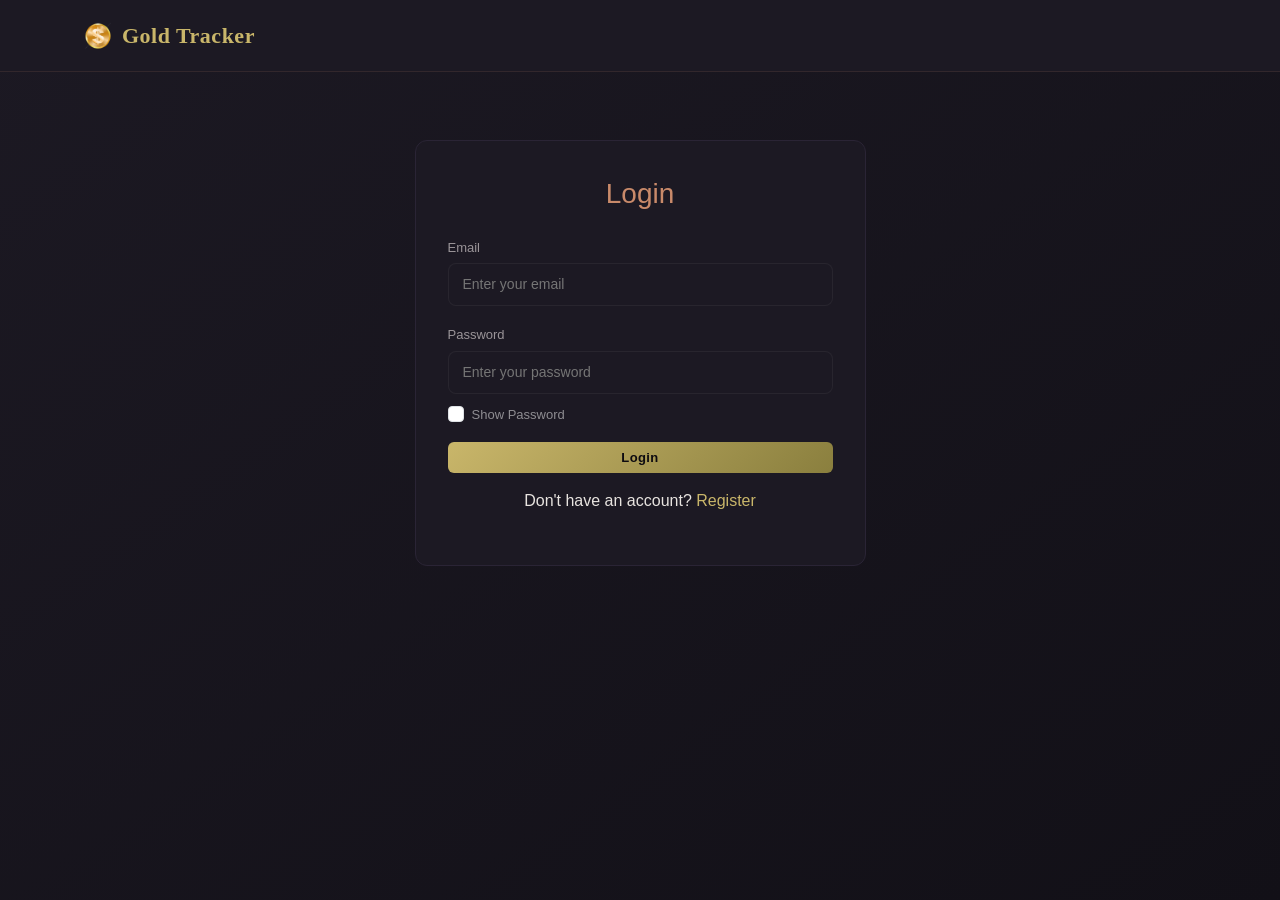
<file: Team 9/assets.html>
<!doctype html>
<html lang="en">
  <head>
    <meta charset="UTF-8" />
    <meta name="viewport" content="width=device-width, initial-scale=1.0" />
    <title>My Assets - Gold Tracker</title>
    <link
      rel="stylesheet"
      href="https://cdn.jsdelivr.net/npm/bootstrap@5.3.0/dist/css/bootstrap.min.css"
    />
    <link
      rel="icon"
      href="data:image/svg+xml,<svg xmlns=%22http://www.w3.org/2000/svg%22 viewBox=%220 0 100 100%22><text y=%22.9em%22 font-size=%2290%22>🪙</text></svg>"
    />
    <link rel="stylesheet" href="css/global.css" />
    <link rel="stylesheet" href="css/assets.css" />
  </head>

  <body>
    <nav class="navbar navbar-expand-lg">
      <div class="container">
        <a class="navbar-brand" href="index.html">
          <span class="logo-icon"
            ><img src="./assets/rashadi.png" style="width: 30px"
          /></span>
          Gold Tracker
        </a>
        <button
          class="navbar-toggler"
          type="button"
          data-bs-toggle="collapse"
          data-bs-target="#navMenu"
        >
          <span class="navbar-toggler-icon"></span>
        </button>
        <div class="collapse navbar-collapse" id="navMenu">
          <ul class="navbar-nav ms-auto align-items-center">
            <li class="nav-item">
              <a class="nav-link" href="prices.html">Gold Prices</a>
            </li>
            <li class="nav-item">
              <a class="nav-link active" href="assets.html">My Assets</a>
            </li>
            <li class="nav-item ms-lg-3" id="nav-login">
              <a
                class="btn btn-warning btn-sm px-4 rounded-pill shadow-sm"
                href="login.html"
                style="
                  letter-spacing: 0.5px;
                  display: inline-flex;
                  align-items: center;
                  gap: 6px;
                "
              >
                Login
                <span aria-hidden="true" style="font-size: 14px; line-height: 1"
                  >&rarr;</span
                >
              </a>
            </li>
            <li class="nav-item">
              <a
                href="profile.html"
                class="nav-link text-warning"
                id="nav-username"
                style="display: none"
              ></a>
            </li>
            <li class="nav-item">
              <button
                class="btn btn-sm btn-outline-warning ms-2"
                id="nav-logout"
                style="display: none"
              >
                Logout
              </button>
            </li>
          </ul>
        </div>
      </div>
    </nav>

    <div class="container mt-4">
      <div
        class="d-flex justify-content-between align-items-center mb-4 flex-wrap gap-2"
      >
        <h4 class="mb-0">My Gold Assets</h4>
        <button
          class="btn btn-warning"
          data-bs-toggle="modal"
          data-bs-target="#addAssetModal"
        >
          + Add Asset
        </button>
      </div>

      <div class="row g-3 mb-4">
        <div class="col-md-5">
          <input
            type="text"
            id="search-input"
            class="field"
            placeholder="Search by category..."
          />
        </div>
        <div class="col-md-3">
          <select id="filter-type" class="field">
            <option value="">All Types</option>
            <option value="Jewelry">Jewelry</option>
            <option value="Bars">Bars</option>
            <option value="Coins">Coins</option>
          </select>
        </div>
        <div class="col-md-3">
          <select id="filter-karat" class="field">
            <option value="">All Karats</option>
            <option value="24">24K</option>
            <option value="21">21K</option>
            <option value="18">18K</option>
          </select>
        </div>
      </div>

      <div class="row" id="assets-container">
        <p class="text-center mt-4">Loading assets...</p>
      </div>
    </div>

    <div class="modal fade" id="addAssetModal" tabindex="-1">
      <div class="modal-dialog">
        <div class="modal-content modal-dark">
          <div class="modal-header">
            <h5 class="modal-title">Add New Asset</h5>
            <button
              type="button"
              class="btn-close btn-close-white"
              data-bs-dismiss="modal"
            ></button>
          </div>
          <div class="modal-body">
            <form id="add-asset-form">
              <div class="mb-3">
                <label class="form-label">Type</label>
                <select id="asset-type" class="field">
                  <option value="">Select type</option>
                  <option value="Jewelry">Jewelry</option>
                  <option value="Bars">Bars</option>
                  <option value="Coins">Coins</option>
                </select>
              </div>

              <div class="mb-3">
                <label class="form-label">Karat</label>
                <select id="asset-karat" class="field">
                  <option value="">Select karat</option>
                  <option value="24">24K</option>
                  <option value="21">21K</option>
                  <option value="18">18K</option>
                </select>
              </div>

              <div class="mb-3">
                <label class="form-label">Category (e.g. Ring, Necklace)</label>
                <input
                  type="text"
                  id="asset-category"
                  class="field"
                  placeholder="e.g. Gold Ring"
                />
              </div>

              <div class="mb-3">
                <label class="form-label">Weight (grams)</label>
                <input
                  type="number"
                  id="asset-weight"
                  class="field"
                  placeholder="e.g. 5.5"
                  step="0.01"
                />
              </div>

              <div class="mb-3">
                <label class="form-label">Purchase Price (USD)</label>
                <input
                  type="number"
                  id="asset-purchase-price"
                  class="field"
                  placeholder="e.g. 320"
                  step="0.01"
                />
              </div>

              <div class="mb-3">
                <label class="form-label">Purchase Date</label>
                <input type="date" id="asset-purchase-date" class="field" />
              </div>

              <div class="mb-3">
                <label class="form-label">Image (optional)</label>
                <input
                  type="file"
                  id="asset-image"
                  class="field"
                  accept="image/*"
                />
              </div>
            </form>
          </div>
          <div class="modal-footer">
            <button
              type="button"
              class="btn btn-secondary"
              data-bs-dismiss="modal"
            >
              Cancel
            </button>
            <button type="button" class="btn btn-warning" id="save-asset-btn">
              Save Asset
            </button>
          </div>
        </div>
      </div>
    </div>

    <script src="https://cdn.jsdelivr.net/npm/bootstrap@5.3.0/dist/js/bootstrap.bundle.min.js"></script>
    <script src="js/config.js"></script>
    <script src="js/storage.js"></script>
    <script src="js/gold.js"></script>
    <script src="js/auth.js"></script>
    <script src="js/assets.js"></script>
  </body>
</html>
</file>
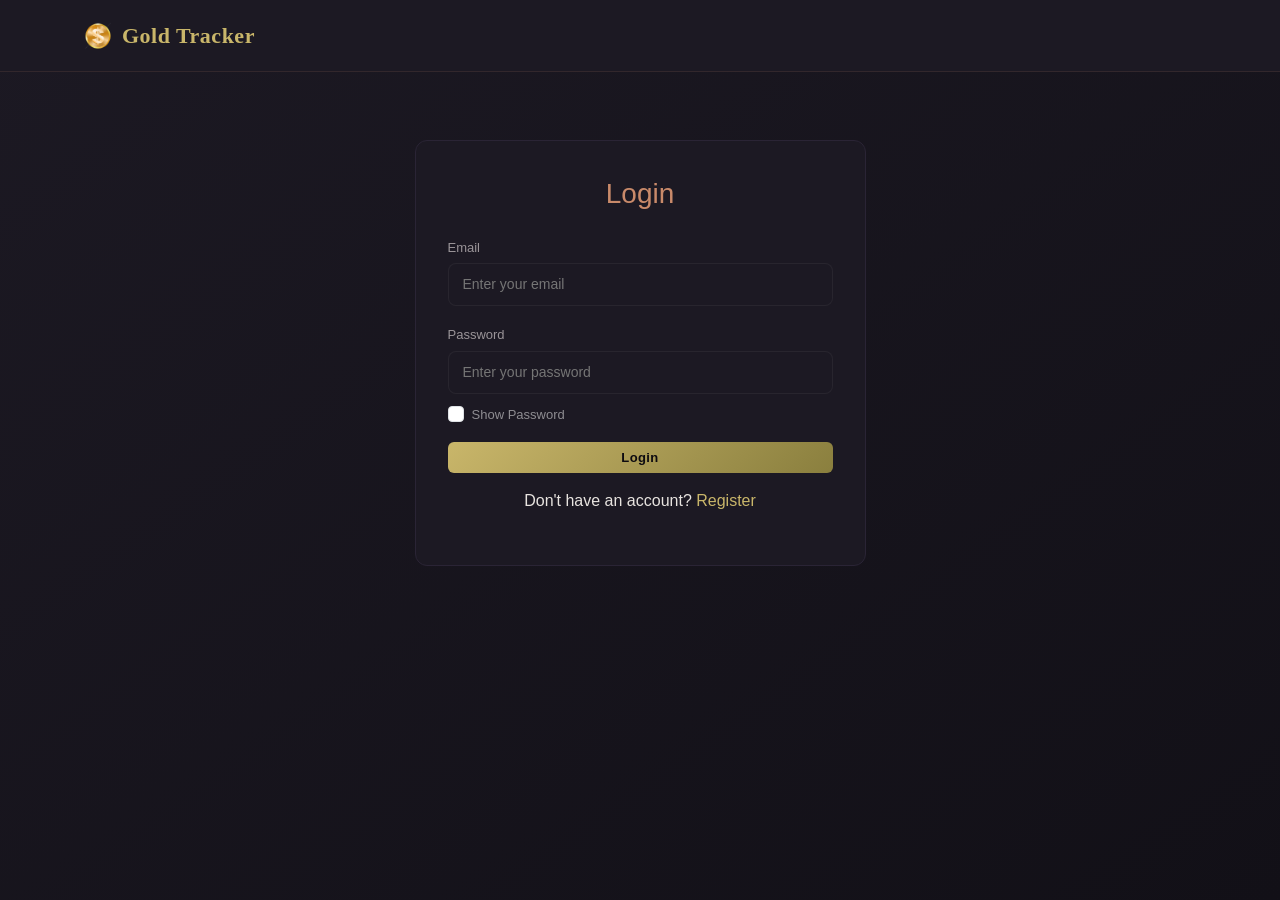
<file: Team 9/login.html>
<!doctype html>
<html lang="en">
  <head>
    <meta charset="UTF-8" />
    <meta name="viewport" content="width=device-width, initial-scale=1.0" />
    <title>Login - Gold Tracker</title>
    <link
      rel="stylesheet"
      href="https://cdn.jsdelivr.net/npm/bootstrap@5.3.0/dist/css/bootstrap.min.css"
    />
    <link
      rel="icon"
      href="data:image/svg+xml,<svg xmlns=%22http://www.w3.org/2000/svg%22 viewBox=%220 0 100 100%22><text y=%22.9em%22 font-size=%2290%22>🪙</text></svg>"
    />
    <link rel="stylesheet" href="css/global.css" />
    <link rel="stylesheet" href="css/auth.css" />
  </head>

  <body>
    <nav class="navbar navbar-expand-lg">
      <div class="container">
        <a class="navbar-brand" href="index.html">
          <span class="logo-icon"
            ><img src="./assets/rashadi.png" style="width: 30px"
          /></span>
          Gold Tracker
        </a>
      </div>
    </nav>

    <div class="container mt-5">
      <div class="row justify-content-center">
        <div class="col-md-5">
          <div class="auth-card">
            <h3 class="text-center mb-4">Login</h3>

            <div class="mb-3">
              <label class="form-label">Email</label>
              <input
                type="email"
                id="login-email"
                class="field"
                placeholder="Enter your email"
              />
            </div>

            <div class="mb-3">
              <label class="form-label">Password</label>
              <input
                type="password"
                id="login-password"
                class="field"
                placeholder="Enter your password"
              />
              <div class="form-check mt-2">
                <input
                  class="form-check-input"
                  type="checkbox"
                  id="show-password"
                />
                <label
                  class="form-check-label text-white-50"
                  for="show-password"
                  style="font-size: 13px"
                >
                  Show Password
                </label>
              </div>
            </div>

            <div
              id="login-error"
              class="text-danger mb-3"
              style="display: none"
            ></div>

            <button class="btn btn-warning w-100" id="login-btn">Login</button>

            <p class="text-center mt-3">
              Don't have an account?
              <a href="register.html" class="text-warning">Register</a>
            </p>
          </div>
        </div>
      </div>
    </div>

    <script src="https://cdn.jsdelivr.net/npm/bootstrap@5.3.0/dist/js/bootstrap.bundle.min.js"></script>
    <script src="js/config.js"></script>
    <script src="js/storage.js"></script>
    <script src="js/auth.js"></script>
    <script src="js/login.js"></script>
  </body>
</html>
</file>
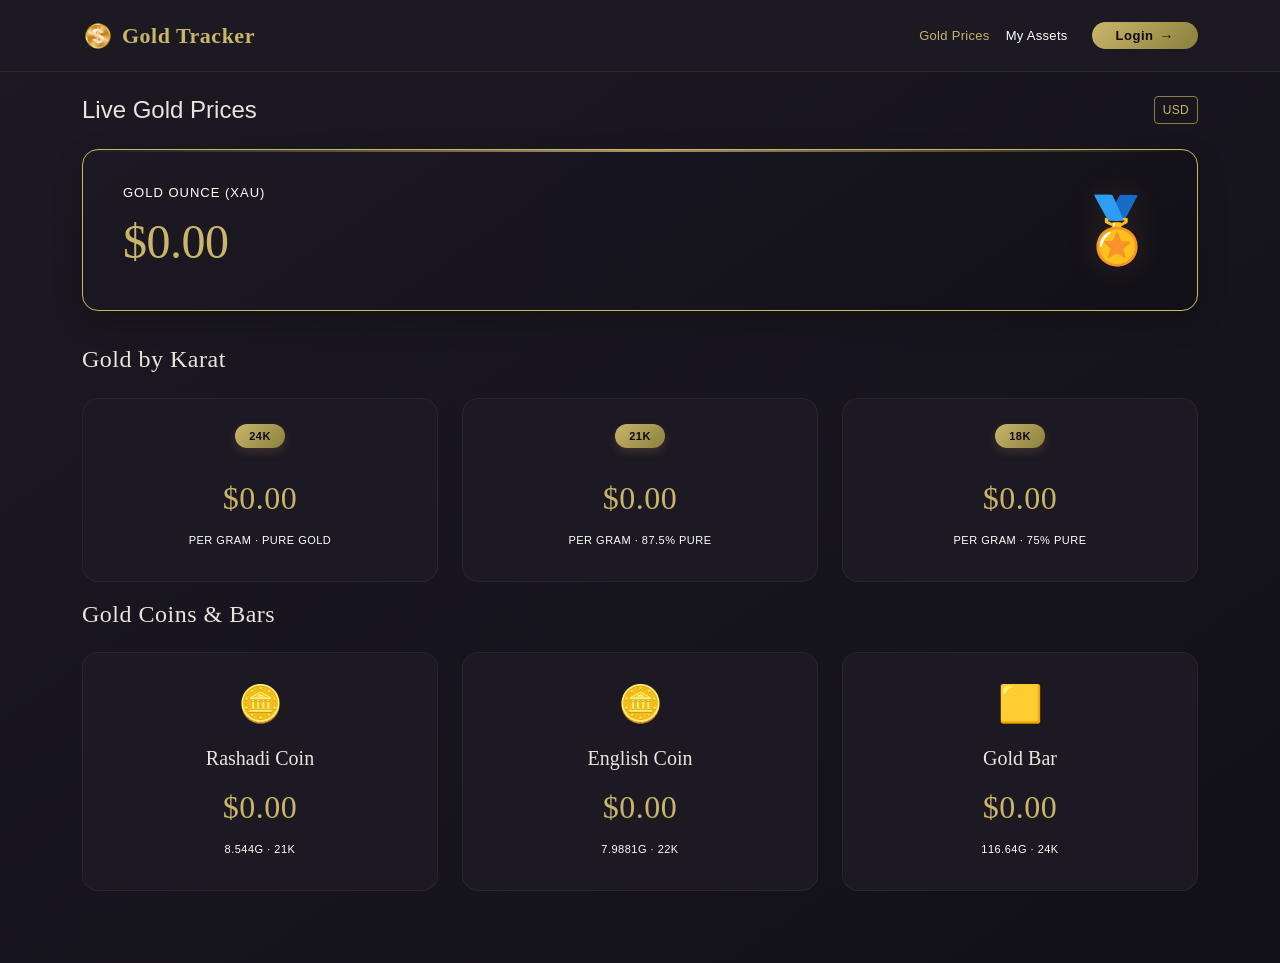
<file: Team 9/prices.html>
<!doctype html>
<html lang="en">
  <head>
    <meta charset="UTF-8" />
    <meta name="viewport" content="width=device-width, initial-scale=1.0" />
    <title>Gold Prices - Gold Tracker</title>
    <link
      rel="stylesheet"
      href="https://cdn.jsdelivr.net/npm/bootstrap@5.3.0/dist/css/bootstrap.min.css"
    />
    <link
      rel="icon"
      href="data:image/svg+xml,<svg xmlns=%22http://www.w3.org/2000/svg%22 viewBox=%220 0 100 100%22><text y=%22.9em%22 font-size=%2290%22>🪙</text></svg>"
    />
    <link rel="stylesheet" href="css/global.css" />
    <link rel="stylesheet" href="css/prices.css" />
  </head>

  <body>
    <nav class="navbar navbar-expand-lg">
      <div class="container">
        <a class="navbar-brand" href="index.html">
          <span class="logo-icon"
            ><img src="./assets/rashadi.png" style="width: 30px"
          /></span>
          Gold Tracker
        </a>
        <button
          class="navbar-toggler"
          type="button"
          data-bs-toggle="collapse"
          data-bs-target="#navMenu"
        >
          <span class="navbar-toggler-icon"></span>
        </button>
        <div class="collapse navbar-collapse" id="navMenu">
          <ul class="navbar-nav ms-auto align-items-center">
            <li class="nav-item">
              <a class="nav-link active" href="prices.html">Gold Prices</a>
            </li>
            <li class="nav-item">
              <a class="nav-link" href="assets.html">My Assets</a>
            </li>
            <li class="nav-item ms-lg-3" id="nav-login">
              <a
                class="btn btn-warning btn-sm px-4 rounded-pill shadow-sm"
                href="login.html"
                style="
                  letter-spacing: 0.5px;
                  display: inline-flex;
                  align-items: center;
                  gap: 6px;
                "
              >
                Login
                <span aria-hidden="true" style="font-size: 14px; line-height: 1"
                  >&rarr;</span
                >
              </a>
            </li>
            <li class="nav-item">
              <a
                href="profile.html"
                class="nav-link text-warning"
                id="nav-username"
                style="display: none"
              ></a>
            </li>
            <li class="nav-item">
              <button
                class="btn btn-sm btn-outline-warning ms-2"
                id="nav-logout"
                style="display: none"
              >
                Logout
              </button>
            </li>
          </ul>
        </div>
      </div>
    </nav>

    <div class="container mt-4">
      <div class="d-flex justify-content-between align-items-center mb-4">
        <h4 class="mb-0">Live Gold Prices</h4>
        <button class="btn btn-outline-warning btn-sm" id="currency-toggle">
          USD
        </button>
      </div>

      <div class="row g-4">
        <div class="col-12">
          <div class="ounce-card">
            <div>
              <div class="small">Gold Ounce (XAU)</div>
              <h2 id="price-ounce">Loading...</h2>
              <small class="last-updated"></small>
            </div>
            <div class="ounce-icon">🏅</div>
          </div>
        </div>

        <div class="col-12">
          <h5 class="section-title">Gold by Karat</h5>
        </div>

        <div class="col-md-4">
          <div class="price-card">
            <div class="karat-badge">24K</div>
            <div class="price-value" id="price-24k">-</div>
            <div class="price-sub">per gram · Pure Gold</div>
            <small class="last-updated"></small>
          </div>
        </div>

        <div class="col-md-4">
          <div class="price-card">
            <div class="karat-badge">21K</div>
            <div class="price-value" id="price-21k">-</div>
            <div class="price-sub">per gram · 87.5% Pure</div>
            <small class="last-updated"></small>
          </div>
        </div>

        <div class="col-md-4">
          <div class="price-card">
            <div class="karat-badge">18K</div>
            <div class="price-value" id="price-18k">-</div>
            <div class="price-sub">per gram · 75% Pure</div>
            <small class="last-updated"></small>
          </div>
        </div>

        <div class="col-12 mt-2">
          <h5 class="section-title">Gold Coins & Bars</h5>
        </div>

        <div class="col-md-4">
          <div class="price-card coin-card">
            <div class="coin-icon">🪙</div>
            <div class="coin-name">Rashadi Coin</div>
            <div class="price-value" id="price-rashadi">-</div>
            <div class="price-sub">8.544g · 21K</div>
            <small class="last-updated"></small>
          </div>
        </div>

        <div class="col-md-4">
          <div class="price-card coin-card">
            <div class="coin-icon">🪙</div>
            <div class="coin-name">English Coin</div>
            <div class="price-value" id="price-english">-</div>
            <div class="price-sub">7.9881g · 22K</div>
            <small class="last-updated"></small>
          </div>
        </div>

        <div class="col-md-4">
          <div class="price-card coin-card">
            <div class="coin-icon">🟨</div>
            <div class="coin-name">Gold Bar</div>
            <div class="price-value" id="price-bar">-</div>
            <div class="price-sub">116.64g · 24K</div>
            <small class="last-updated"></small>
          </div>
        </div>
      </div>
    </div>
    <br />
    <br />
    <br />

    <script src="https://cdn.jsdelivr.net/npm/bootstrap@5.3.0/dist/js/bootstrap.bundle.min.js"></script>
    <script src="js/config.js"></script>
    <script src="js/storage.js"></script>
    <script src="js/gold.js"></script>
    <script src="js/auth.js"></script>
    <script src="js/prices.js"></script>
  </body>
</html>
</file>
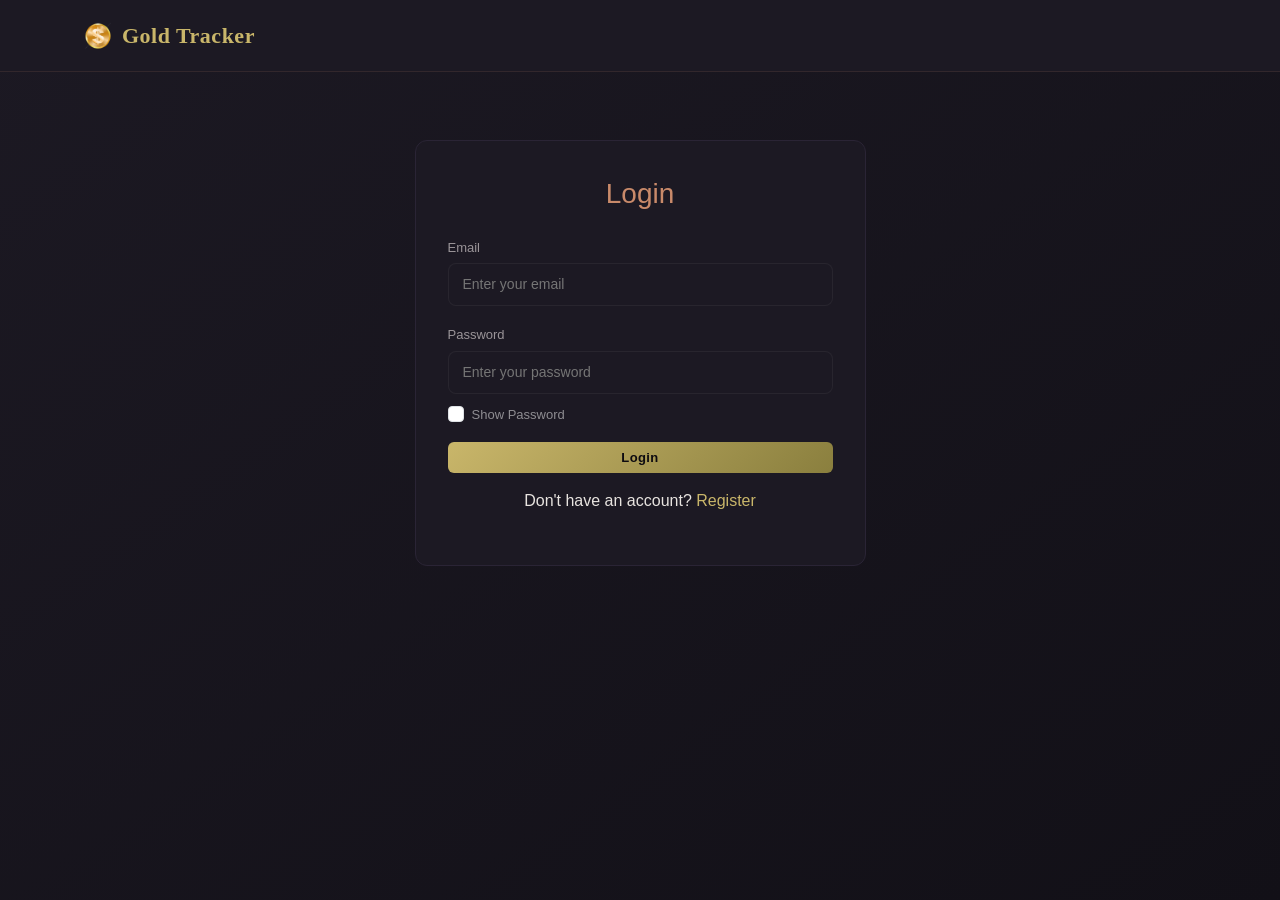
<file: Team 9/profile.html>
<!doctype html>
<html lang="en">
  <head>
    <meta charset="UTF-8" />
    <meta name="viewport" content="width=device-width, initial-scale=1.0" />
    <title>Profile - Gold Tracker</title>
    <link
      rel="stylesheet"
      href="https://cdn.jsdelivr.net/npm/bootstrap@5.3.0/dist/css/bootstrap.min.css"
    />
    <link
      rel="icon"
      href="data:image/svg+xml,<svg xmlns=%22http://www.w3.org/2000/svg%22 viewBox=%220 0 100 100%22><text y=%22.9em%22 font-size=%2290%22>🪙</text></svg>"
    />
    <link rel="stylesheet" href="css/global.css" />
    <link rel="stylesheet" href="css/auth.css" />
  </head>

  <body>
    <nav class="navbar navbar-expand-lg">
      <div class="container">
        <a class="navbar-brand" href="index.html">
          <span class="logo-icon"
            ><img src="./assets/rashadi.png" style="width: 30px"
          /></span>
          Gold Tracker
        </a>
        <button
          class="navbar-toggler"
          type="button"
          data-bs-toggle="collapse"
          data-bs-target="#navMenu"
        >
          <span class="navbar-toggler-icon"></span>
        </button>
        <div class="collapse navbar-collapse" id="navMenu">
          <ul class="navbar-nav ms-auto align-items-center">
            <li class="nav-item">
              <a class="nav-link" href="prices.html">Gold Prices</a>
            </li>
            <li class="nav-item">
              <a class="nav-link" href="assets.html">My Assets</a>
            </li>
            <li class="nav-item ms-lg-3" id="nav-login">
              <a
                class="btn btn-warning btn-sm px-4 rounded-pill shadow-sm"
                href="login.html"
                style="
                  letter-spacing: 0.5px;
                  display: inline-flex;
                  align-items: center;
                  gap: 6px;
                "
              >
                Login
                <span aria-hidden="true" style="font-size: 14px; line-height: 1"
                  >&rarr;</span
                >
              </a>
            </li>
            <li class="nav-item">
              <a
                href="profile.html"
                class="nav-link text-warning fw-bold active"
                id="nav-username"
                style="display: none"
              ></a>
            </li>
            <li class="nav-item">
              <button
                class="btn btn-sm btn-outline-warning ms-2"
                id="nav-logout"
                style="display: none"
              >
                Logout
              </button>
            </li>
          </ul>
        </div>
      </div>
    </nav>

    <div class="container mt-5 mb-5">
      <div class="row justify-content-center">
        <div class="col-md-5">
          <div class="auth-card">
            <h3 class="text-center mb-4">My Profile Settings</h3>

            <div
              class="mb-4 p-3 rounded-3"
              style="
                background: rgba(201, 180, 106, 0.07);
                border: 1px solid rgba(201, 180, 106, 0.2);
              "
            >
              <div class="d-flex align-items-center gap-2 mb-1">
                <span
                  style="
                    font-size: 11px;
                    text-transform: uppercase;
                    letter-spacing: 1px;
                    color: var(--gold, #c9b46a);
                    font-weight: 600;
                  "
                  >Account ID</span
                >
              </div>
              <code
                id="prof-user-id"
                style="font-size: 12px; color: #aaa; word-break: break-all"
                >Loading...</code
              >
            </div>

            <div class="mb-3">
              <label class="form-label">Full Name</label>
              <input type="text" id="prof-name" class="field" />
            </div>

            <div class="mb-3">
              <label class="form-label">Phone</label>
              <input type="text" id="prof-phone" class="field" />
            </div>

            <div class="mb-3">
              <label class="form-label">Email</label>
              <input
                type="email"
                id="prof-email"
                class="field"
                readonly
                style="opacity: 0.6; cursor: not-allowed"
                title="Email cannot be changed"
              />
            </div>

            <div class="mb-3">
              <label class="form-label">Old Password</label>
              <input
                type="password"
                id="prof-old-password"
                class="field"
                placeholder="Enter current password to change it"
              />
            </div>

            <div class="mb-3">
              <label class="form-label">New Password</label>
              <input
                type="password"
                id="prof-password"
                class="field"
                placeholder="Leave blank to keep your current password"
              />
              <div class="form-check mt-2">
                <input
                  class="form-check-input"
                  type="checkbox"
                  id="show-prof-password"
                />
                <label
                  class="form-check-label text-white-50"
                  for="show-prof-password"
                  style="font-size: 13px"
                >
                  Show Passwords
                </label>
              </div>
            </div>

            <div class="mb-3">
              <label class="form-label">Gender</label>
              <select id="prof-gender" class="field">
                <option value="male">Male</option>
                <option value="female">Female</option>
              </select>
            </div>

            <div
              id="prof-error"
              class="text-danger mb-3"
              style="display: none"
            ></div>
            <div
              id="prof-success"
              class="text-success mb-3"
              style="display: none"
            ></div>

            <button class="btn btn-warning w-100" id="prof-save-btn">
              Save Changes
            </button>
          </div>
        </div>
      </div>
    </div>

    <script src="https://cdn.jsdelivr.net/npm/bootstrap@5.3.0/dist/js/bootstrap.bundle.min.js"></script>
    <script src="js/config.js"></script>
    <script src="js/storage.js"></script>
    <script src="js/auth.js"></script>
    <script src="js/profile.js"></script>
  </body>
</html>
</file>
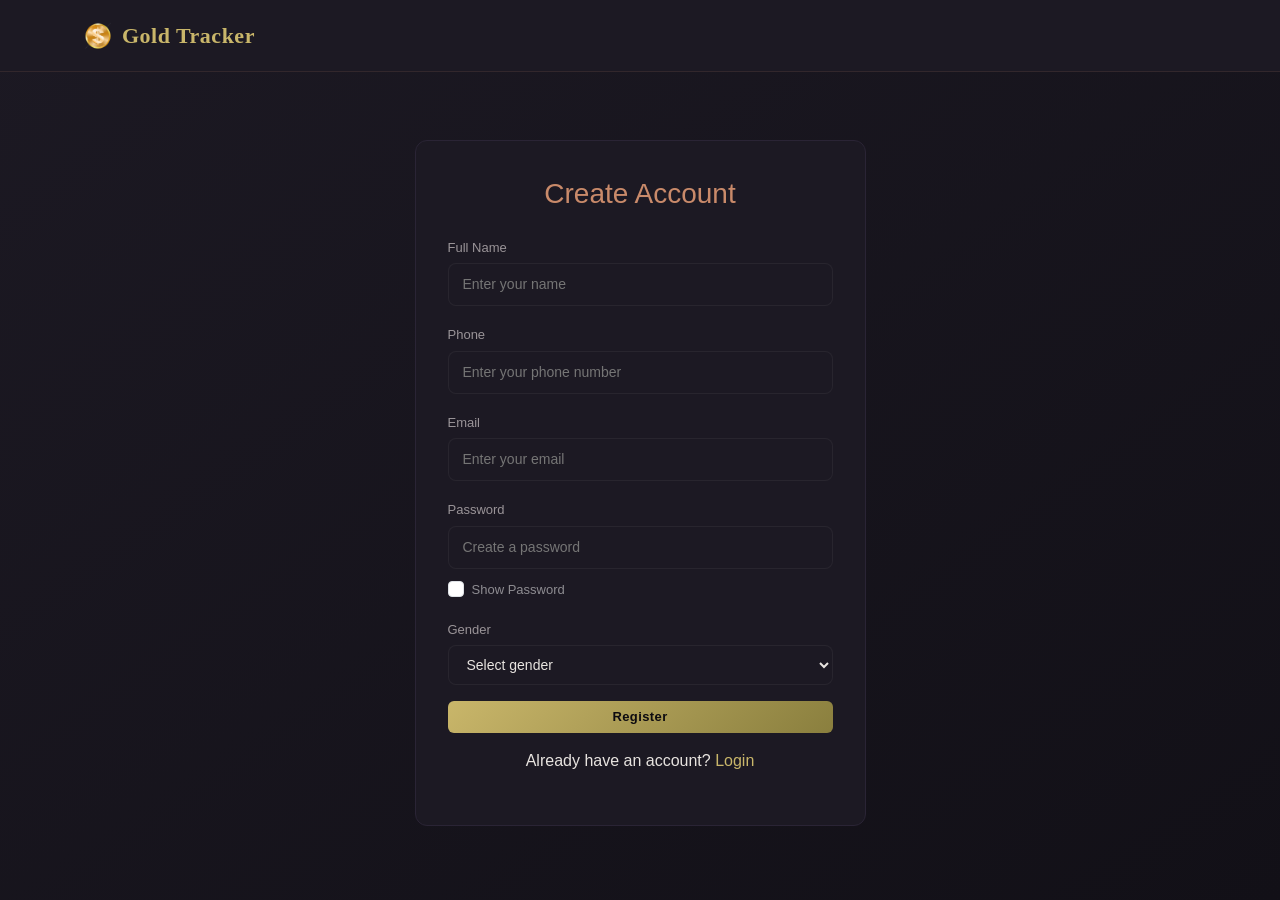
<file: Team 9/register.html>
<!doctype html>
<html lang="en">
  <head>
    <meta charset="UTF-8" />
    <meta name="viewport" content="width=device-width, initial-scale=1.0" />
    <title>Register - Gold Tracker</title>
    <link
      rel="stylesheet"
      href="https://cdn.jsdelivr.net/npm/bootstrap@5.3.0/dist/css/bootstrap.min.css"
    />
    <link
      rel="icon"
      href="data:image/svg+xml,<svg xmlns=%22http://www.w3.org/2000/svg%22 viewBox=%220 0 100 100%22><text y=%22.9em%22 font-size=%2290%22>🪙</text></svg>"
    />
    <link rel="stylesheet" href="css/global.css" />
    <link rel="stylesheet" href="css/auth.css" />
  </head>
  <body>
    <nav class="navbar navbar-expand-lg">
      <div class="container">
        <a class="navbar-brand" href="index.html">
          <span class="logo-icon"
            ><img src="./assets/rashadi.png" style="width: 30px"
          /></span>
          Gold Tracker
        </a>
      </div>
    </nav>

    <div class="container mt-5">
      <div class="row justify-content-center">
        <div class="col-md-5">
          <div class="auth-card">
            <h3 class="text-center mb-4">Create Account</h3>

            <div class="mb-3">
              <label class="form-label">Full Name</label>
              <input
                type="text"
                id="reg-name"
                class="field"
                placeholder="Enter your name"
              />
            </div>

            <div class="mb-3">
              <label class="form-label">Phone</label>
              <input
                type="text"
                id="reg-phone"
                class="field"
                placeholder="Enter your phone number"
              />
            </div>

            <div class="mb-3">
              <label class="form-label">Email</label>
              <input
                type="email"
                id="reg-email"
                class="field"
                placeholder="Enter your email"
              />
            </div>

            <div class="mb-3">
              <label class="form-label">Password</label>
              <input
                type="password"
                id="reg-password"
                class="field"
                placeholder="Create a password"
              />
              <div class="form-check mt-2">
                <input
                  class="form-check-input"
                  type="checkbox"
                  id="show-reg-password"
                />
                <label
                  class="form-check-label text-white-50"
                  for="show-reg-password"
                  style="font-size: 13px"
                >
                  Show Password
                </label>
              </div>
            </div>

            <div class="mb-3">
              <label class="form-label">Gender</label>
              <select id="reg-gender" class="field">
                <option value="">Select gender</option>
                <option value="male">Male</option>
                <option value="female">Female</option>
              </select>
            </div>

            <div
              id="reg-error"
              class="text-danger mb-3"
              style="display: none"
            ></div>
            <div
              id="reg-success"
              class="text-success mb-3"
              style="display: none"
            ></div>

            <button class="btn btn-warning w-100" id="register-btn">
              Register
            </button>

            <p class="text-center mt-3">
              Already have an account?
              <a href="login.html" class="text-warning">Login</a>
            </p>
          </div>
        </div>
      </div>
    </div>

    <script src="https://cdn.jsdelivr.net/npm/bootstrap@5.3.0/dist/js/bootstrap.bundle.min.js"></script>
    <script src="js/config.js"></script>
    <script src="js/storage.js"></script>
    <script src="js/auth.js"></script>
    <script src="js/register.js"></script>
  </body>
</html>
</file>
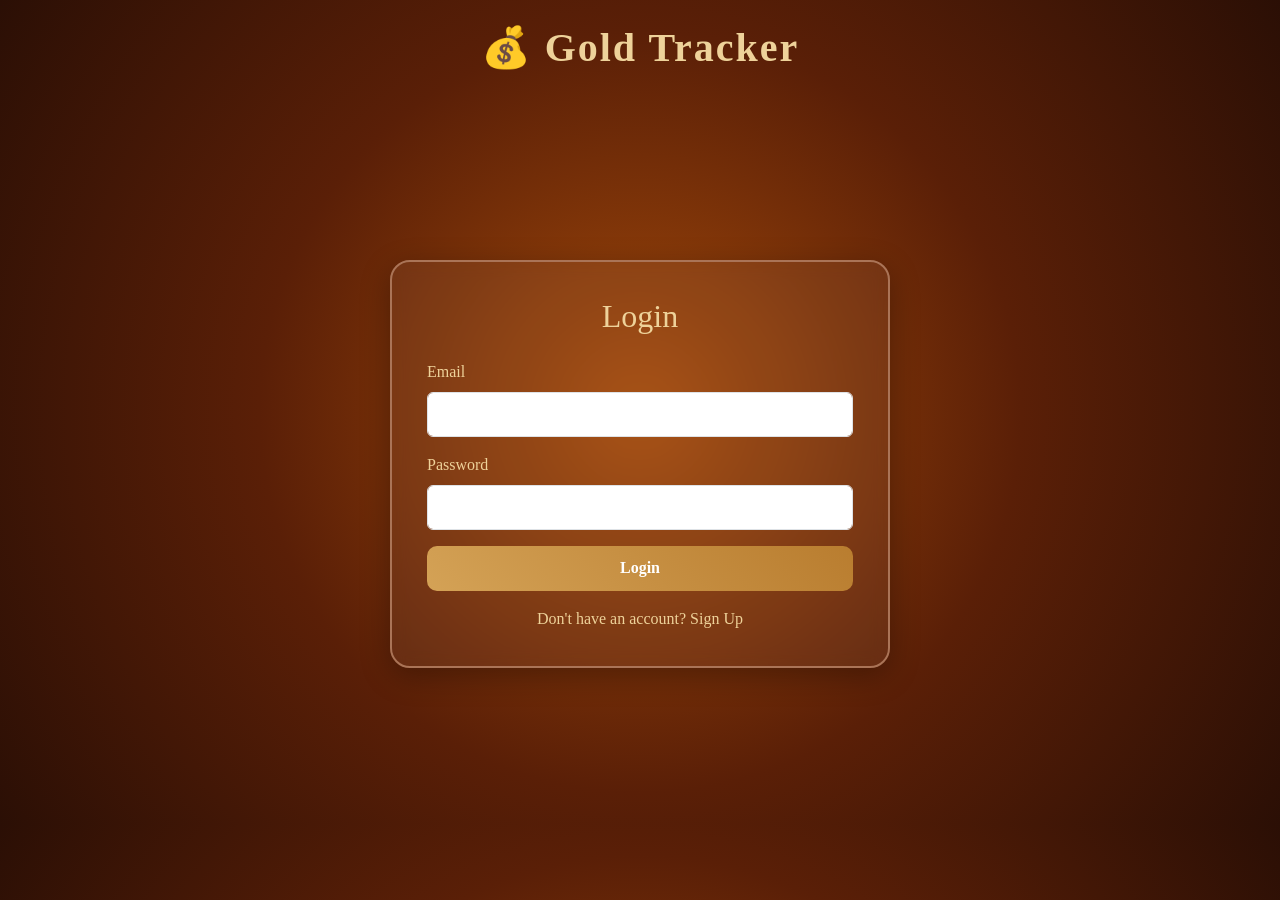
<file: Team-1/add-asset.html>
<!doctype html>
<html lang="en">
  <head>
    <meta charset="UTF-8" />
    <meta name="viewport" content="width=device-width, initial-scale=1.0" />
    <title>Add New Asset - Live Gold</title>
    <style>
      body {
        background: radial-gradient(
          circle at center,
          #a44a0a 0%,
          #5a1f07 50%,
          #2b0f05 100%
        );
        color: rgb(238, 210, 154);
        font-family: initial;
        font-weight: bold;
        display: flex;
        justify-content: center;
        align-items: center;
        height: 100vh;
        margin: 0;
      }
      .container {
        background: rgba(255, 255, 255, 0.05);
        border: 1px solid rgba(238, 210, 154, 0.2);
        border-radius: 20px;
        padding: 35px;
        width: 350px;
        backdrop-filter: blur(15px);
        text-align: center;
      }
      h2 {
        color: rgb(238, 210, 154);
        text-transform: uppercase;
        margin-bottom: 25px;
      }
      input,
      select {
        width: 100%;
        padding: 12px;
        margin-bottom: 15px;
        border-radius: 10px;
        border: 1px solid rgba(238, 210, 154, 0.2);
        background: rgba(0, 0, 0, 0.3);
        color: white;
        font-weight: bold;
      }
      input:focus {
        outline: none;
        border-color: rgb(238, 210, 154);
      }
      .btn-save {
        width: 100%;
        padding: 12px;
        background: rgb(238, 210, 154);
        color: #2b0f05;
        border: none;
        border-radius: 10px;
        font-weight: bold;
        cursor: pointer;
        text-transform: uppercase;
      }
      .back-link {
        display: block;
        margin-top: 20px;
        color: rgb(238, 210, 154);
        text-decoration: none;
        font-size: 0.8rem;
        opacity: 0.8;
      }
    </style>
  </head>
  <body>
    <div class="container">
      <h2>New Asset</h2>
      <form id="goldForm">
        <input type="text" id="name" placeholder="Asset Name" required />
        <input
          type="number"
          id="weight"
          placeholder="Weight (Grams)"
          step="any"
          required
        />
        <select id="karat" required>
          <option value="" disabled selected>Select Karat</option>
          <option value="24">24K</option>
          <option value="21">21K</option>
          <option value="18">18K</option>
        </select>
        <input type="date" id="buyDate" required />
        <input
          type="number"
          id="price"
          placeholder="Buy Price ($)"
          step="any"
          />
        <small id="priceNote" style="display:block; margin-bottom: 15px; opacity:0.8;"></small>
        <button type="submit" class="btn-save">Save Asset</button>
        <a href="Assets.html" class="back-link">← Return to Portfolio</a>
      </form>
    </div>
            <script src="./js/addassets.js"></script>
  </body>
</html>
</file>
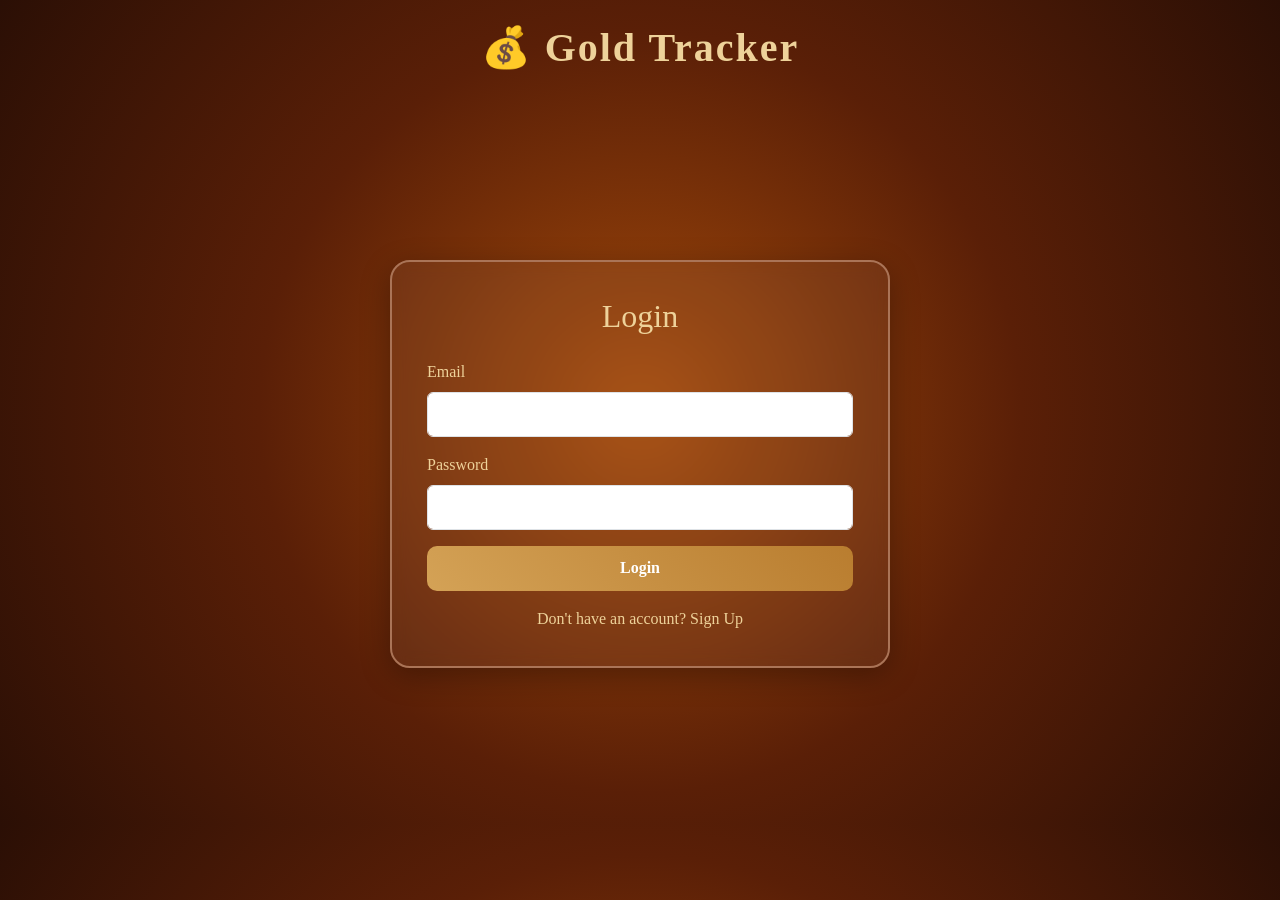
<file: Team-1/Assets.html>
<!doctype html>
<html lang="en">
  <head>
    <meta charset="UTF-8" />
    <meta name="viewport" content="width=device-width, initial-scale=1.0" />
    <title>Live Gold - Portfolio</title>
    <link
      href="https://cdn.jsdelivr.net/npm/bootstrap@5.3.0/dist/css/bootstrap.min.css"
      rel="stylesheet"
    />
    <link
      href="https://fonts.googleapis.com/css2?family=Playfair+Display:wght@700&display=swap"
      rel="stylesheet"
    />
    <link rel="stylesheet" href="./css/Assets.css" />
  </head>
  <body>
    <header>
      <nav class="navbar navbar-expand-lg navbar-dark container">
        <a class="navbar-brand logo" href="#">💰 Gold Tracker</a>

        <button
          class="navbar-toggler"
          type="button"
          data-bs-toggle="collapse"
          data-bs-target="#navbarNav"
        >
          <span class="navbar-toggler-icon"></span>
        </button>

        <div
          class="collapse navbar-collapse justify-content-end"
          id="navbarNav"
        >
          <ul class="navbar-nav align-items-lg-center gap-2">
            <li class="nav-item">
              <a class="nav-link" href="index.html">Home</a>
            </li>

            <li class="nav-item">
              <a class="nav-link" href="News.html">News</a>
            </li>

            <li class="nav-item">
              <a class="nav-link" href="Assets.html">Assets</a>
            </li>

            <li class="nav-item">
              <a class="nav-link" href="Login.html" data-auth="login-link">Login</a>
            </li>

            <li class="nav-item" data-auth="register-item">
              <button class="btn btn-gold ms-lg-2 rounded-4">
                <a href="SignUp.html">Register</a>
              </button>
            </li>

            <li class="nav-item">
              <span class="nav-link" data-auth="greeting" style="display: none"></span>
            </li>
          </ul>
        </div>
      </nav>
    </header>

    <main class="container">
      <div class="overview-card">
        <p class="small text-uppercase mb-1">Total Portfolio Balance</p>
        <h1 class="display-3 fw-bold mb-2 text-white" id="totalBalance">
          $0.00
        </h1>
        <span id="totalChange" class="profit">No profit / loss yet</span>
      </div>

      <div class="row align-items-center mb-4">
        <div class="col-md-5">
          <h2 class="h4 m-0 text-uppercase fw-bold">My Holdings</h2>
        </div>
        <div class="col-md-4 mt-3 mt-md-0">
          <input
            type="text"
            id="searchInput"
            class="form-control"
            placeholder="🔍 Search assets..."
          />
        </div>
        <div class="col-md-3 text-md-end mt-3 mt-md-0">
          <a href="add-asset.html" class="btn-add-assets w-100 text-center"
            >+ Add Assets</a
          >
        </div>
      </div>
      <div class="row g-4" id="assetsGrid"></div>
    </main>

            <script src="./js/Assets.js"></script>
  </body>
</html>
</file>
<file: Team 9/css/global.css>
* {
  margin: 0;
  padding: 0;
  box-sizing: border-box;
}

:root {
  --gold: #c9b66a;
  --gold-light: #bcb244;
  --gold-dim: #8a7f3e;
  --gold-glow: rgba(201, 138, 106, 0.15);
  --bg: #0d0b10;
  --bg-2: #121017;
  --bg-3: #18151e;
  --surface: #1c1923;
  --surface-2: #231f2c;
  --border: rgba(201, 138, 106, 0.12);
  --border-dim: rgba(255, 255, 255, 0.05);
  --text: #e8e4e0;
  --text-muted: #ffffff;
  --text-dim: #524c57;
}

body {
 background: linear-gradient(145deg, var(--surface) 0%, var(--bg-2) 100%);  color: var(--text);
  font-family: "DM Sans", sans-serif;
  min-height: 100vh;
  
}

.navbar {
 background: var(--surface);
   backdrop-filter: blur(20px);
  -webkit-backdrop-filter: blur(20px);
  border-bottom: 1px solid var(--border);
  padding: 14px 0;
  position: sticky;
  top: 0;
  z-index: 100;
}

.navbar-brand {
  color: var(--gold);
  font-family: "Cormorant Garamond", serif;
  font-weight: 600;
  font-size: 22px;
  letter-spacing: 0.5px;
  text-decoration: none;
  display: flex;
  align-items: center;
  gap: 8px;
}

.logo-icon {
  width: 32px;
  height: 32px;
  border-radius: 8px;
  display: inline-flex;
  align-items: center;
  justify-content: center;
  flex-shrink: 0;
}

.navbar-brand:hover {
  color: var(--gold-light);
}

.nav-link {
  color: white;
  font-size: 13px;
  font-weight: 400;
  letter-spacing: 0.3px;
  transition: color 0.2s;
}

.nav-link:hover,
.nav-link.active {
  color: var(--gold) !important;
}

.field {
  width: 100%;
  padding: 10px 14px;
  background-color: var(--surface);
  border: 1px solid var(--border-dim);
  border-radius: 8px;
  color: var(--text);
  font-family: "DM Sans", sans-serif;
  font-size: 14px;
  outline: none;
  transition: border-color 0.2s;
}

.field:focus {
  border-color: var(--gold);
  box-shadow: 0 0 0 3px var(--gold-glow);
}

.field option {
  background-color: var(--surface);
}

.btn-warning {
  background: linear-gradient(135deg, var(--gold), var(--gold-dim));
  border: none;
  color: var(--bg);
  font-weight: 600;
  font-size: 13px;
  letter-spacing: 0.4px;
  transition: all 0.25s;
}

.btn-warning:hover {
  background: linear-gradient(135deg, var(--gold-light), var(--gold));
  color: var(--bg);
  box-shadow: 0 4px 20px rgba(201, 138, 106, 0.3);
  transform: translateY(-1px);
}

.btn-outline-warning {
  border: 1px solid var(--gold-dim);
  color: var(--gold);
  background: transparent;
  font-size: 12px;
  letter-spacing: 0.3px;
  transition: all 0.2s;
}

.btn-outline-warning:hover {
  background-color: var(--gold-glow);
  border-color: var(--gold);
  color: var(--gold-light);
}

.text-warning {
  color: var(--gold) !important;
}

a {
  color: var(--gold);
  text-decoration: none;
}

a:hover {
  color: var(--gold-light);
}

::-webkit-scrollbar {
  width: 5px;
}

::-webkit-scrollbar-track {
  background: var(--bg-2);
}

::-webkit-scrollbar-thumb {
  background: var(--border);
  border-radius: 3px;
}
</file>
<file: Team 9/css/assets.css>
.asset-card {
  background: linear-gradient(145deg, var(--surface) 0%, var(--bg-2) 100%);
  border: 1px solid var(--border-dim);
  border-radius: 16px;
  transition: all 0.3s ease;
  overflow: hidden;
  position: relative;
  height: 100%;
  color: var(--text);
  animation: fadeSlideUp 0.5s ease both;
  display: flex;
  flex-direction: column;
}

.asset-card::after {
  content: "";
  position: absolute;
  inset: 0;
  background: radial-gradient(
    circle at 50% 0%,
    var(--gold-glow),
    transparent 70%
  );
  opacity: 0;
  transition: opacity 0.3s;
  pointer-events: none;
}

.asset-card:hover {
  border-color: rgba(201, 138, 106, 0.3);
  transform: translateY(-4px);
  box-shadow: 0 10px 30px rgba(0, 0, 0, 0.4);
}

.asset-card:hover::after {
  opacity: 1;
}

.asset-img {
  height: 180px;
  width: 100%;
  object-fit: cover;
  background-color: var(--surface-2);
  border-bottom: 1px solid var(--border-dim);
}

.asset-card .card-body {
  padding: 24px;
  flex: 1;
}

.asset-card .card-title {
  color: var(--gold);
  font-family: "Cormorant Garamond", serif;
  font-size: 24px;
  font-weight: 600;
  margin-bottom: 12px;
  letter-spacing: 0.5px;
}

.asset-card .card-text {
  font-size: 13px;
  color: var(--text-muted);
  line-height: 1.6;
}

.asset-card .card-footer {
  background: rgba(13, 11, 16, 0.4);
  border-top: 1px solid var(--border-dim);
  padding: 16px 24px;
  display: flex;
  justify-content: space-between;
  align-items: center;
  margin-top: auto;
}

.asset-card hr {
  border-color: var(--border-dim);
  margin: 16px 0;
}

.modal-dark {
  background: linear-gradient(145deg, var(--surface) 0%, var(--bg-2) 100%);
  border: 1px solid var(--gold);
  border-radius: 16px;
  color: var(--text);
  box-shadow: 0 20px 50px rgba(0, 0, 0, 0.5);
  position: relative;
  overflow: hidden;
}

.modal-dark::before {
  content: "";
  position: absolute;
  top: 0;
  left: 0;
  right: 0;
  height: 2px;
  background: linear-gradient(90deg, transparent, var(--gold), transparent);
  opacity: 0.8;
}

.modal-dark .modal-header {
  border-bottom: 1px solid var(--border-dim);
  padding: 20px 24px;
}

.modal-dark .modal-title {
  color: var(--gold);
  font-family: "Cormorant Garamond", serif;
  font-size: 24px;
  font-weight: 300;
  letter-spacing: 0.5px;
}

.modal-dark .modal-body {
  padding: 24px;
}

.modal-dark .modal-footer {
  border-top: 1px solid var(--border-dim);
  padding: 20px 24px;
}

.modal-dark .form-label {
  color: var(--text-muted);
  font-size: 12px;
  text-transform: uppercase;
  letter-spacing: 1px;
}

.text-success {
  color: #4acc6a !important;
}

.text-danger {
  color: #e05555 !important;
}

.container.mt-4 h4.mb-0 {
  font-family: "Cormorant Garamond", serif;
  font-weight: 300;
  font-size: 32px;
  letter-spacing: 0.5px;
  color: var(--gold);
}

@keyframes fadeSlideUp {
  from {
    opacity: 0;
    transform: translateY(16px);
  }
  to {
    opacity: 1;
    transform: translateY(0);
  }
}

.col-md-4:nth-child(1) .asset-card { animation-delay: 0.1s; }
.col-md-4:nth-child(2) .asset-card { animation-delay: 0.15s; }
.col-md-4:nth-child(3) .asset-card { animation-delay: 0.2s; }
.col-md-4:nth-child(4) .asset-card { animation-delay: 0.25s; }
.col-md-4:nth-child(5) .asset-card { animation-delay: 0.3s; }
.col-md-4:nth-child(6) .asset-card { animation-delay: 0.35s; }
.col-md-4:nth-child(n+7) .asset-card { animation-delay: 0.4s; }

@media (max-width: 576px) {
  .asset-img {
    height: 140px;
  }
}
</file>
<file: Team 9/css/auth.css>
.auth-card {
  background-color: #1c1923;
  border: 1px solid #2a2435;
  border-radius: 12px;
  padding: 36px 32px;
  margin-top: 20px;
}

.auth-card h3 {
  color: #c98a6a;
}

.auth-card .form-label {
  color: #9a9498;
  font-size: 13px;
  margin-bottom: 6px;
}

@media (max-width: 576px) {
  .auth-card {
    padding: 24px 18px;
  }
}
</file>
<file: Team 9/css/prices.css>
.ounce-card {
  background: linear-gradient(145deg, var(--surface) 0%, var(--bg-2) 100%);
  border: 1px solid var(--gold);
  border-radius: 16px;
  padding: 32px 40px;
  display: flex;
  justify-content: space-between;
  align-items: center;
  position: relative;
  overflow: hidden;
  box-shadow: 0 10px 30px rgba(0, 0, 0, 0.2);
  animation: fadeSlideUp 0.5s ease both;
}

.ounce-card::before {
  content: "";
  position: absolute;
  top: 0;
  left: 0;
  right: 0;
  height: 2px;
  background: linear-gradient(90deg, transparent, var(--gold), transparent);
  opacity: 0.8;
}

.ounce-card::after {
  content: "";
  position: absolute;
  top: -80px;
  right: -20px;
  width: 200px;
  height: 200px;
  
  pointer-events: none;
}

.ounce-card .small {
  color: var(--text-muted);
  font-size: 13px;
  letter-spacing: 1px;
  text-transform: uppercase;
}

.ounce-card h2 {
  color: var(--gold);
  font-family: "Cormorant Garamond", serif;
  font-size: 48px;
  font-weight: 300;
  margin: 10px 0 6px;
  letter-spacing: -0.5px;
}

.ounce-icon {
  font-size: 64px;
  filter: drop-shadow(0 0 15px var(--gold-glow));
}

.section-title {
  font-family: "Cormorant Garamond", serif;
  font-weight: 300;
  font-size: 24px;
  letter-spacing: 0.5px;
  color: var(--text);
  margin-top: 10px;
  margin-bottom: 0;
  border-bottom: none;
  display: flex;
  align-items: center;
  gap: 16px;
}

.section-title::after {
  content: "";
  flex: 1;
  height: 1px;
 
}

.price-card {
  background: var(--surface);
  border: 1px solid var(--border-dim);
  border-radius: 16px;
  padding: 24px 20px;
  text-align: center;
  position: relative;
  overflow: hidden;
  transition: all 0.3s ease;
  cursor: default;
  animation: fadeSlideUp 0.5s ease both;
  height: 100%;
}

.price-card::after {
  content: "";
  position: absolute;
  inset: 0;

  opacity: 0;
  transition: opacity 0.3s;
}

.price-card:hover {
  border-color: rgba(201, 138, 106, 0.3);
  transform: translateY(-4px);
  box-shadow: 0 10px 30px rgba(0, 0, 0, 0.4);
}

.price-card:hover::after {
  opacity: 1;
}

.karat-badge {
  display: inline-block;
  background: linear-gradient(135deg, var(--gold), var(--gold-dim));
  color: var(--bg);
  font-weight: 600;
  font-size: 11px;
  padding: 4px 14px;
  border-radius: 20px;
  letter-spacing: 0.5px;
  margin-bottom: 16px;
  box-shadow: 0 4px 10px rgba(201, 138, 106, 0.2);
}

.price-value {
  font-family: "Cormorant Garamond", serif;
  font-size: 32px;
  font-weight: 300;
  color: var(--gold);
  margin: 10px 0;
  letter-spacing: 0.5px;
}

.price-sub {
  font-size: 11px;
  color: white;
  margin-bottom: 8px;
  letter-spacing: 0.5px;
  text-transform: uppercase;
}

.coin-card .coin-icon {
  font-size: 36px;
  margin-bottom: 12px;
  display: inline-block;
  transition: transform 0.3s;
}

.price-card:hover .coin-icon {
  transform: scale(1.1) translateY(-2px);
}

.coin-card .coin-name {
  font-family: "Cormorant Garamond", serif;
  font-size: 20px;
  color: var(--text);
  margin-bottom: 8px;
}

.last-updated {
  color: white;
  font-size: 10px;
  letter-spacing: 0.5px;
  opacity: 0.7;
}

@keyframes fadeSlideUp {
  from {
    opacity: 0;
    transform: translateY(16px);
  }
  to {
    opacity: 1;
    transform: translateY(0);
  }
}

.col-md-4:nth-child(3) .price-card { animation-delay: 0.1s; }
.col-md-4:nth-child(4) .price-card { animation-delay: 0.15s; }
.col-md-4:nth-child(5) .price-card { animation-delay: 0.2s; }
.col-md-4:nth-child(7) .price-card { animation-delay: 0.25s; }
.col-md-4:nth-child(8) .price-card { animation-delay: 0.3s; }
.col-md-4:nth-child(9) .price-card { animation-delay: 0.35s; }

@media (max-width: 768px) {
  .ounce-card {
    flex-direction: column;
    text-align: center;
    gap: 16px;
    padding: 24px;
  }

  .ounce-card h2 {
    font-size: 36px;
  }
}
</file>
<file: Team-1/css/Assets.css>
:root {
  /* الألوان المعتمدة منك */
  --main-gold: rgb(238, 210, 154);
  --card-bg: rgba(255, 255, 255, 0.05);
}

body {
  /* تطبيق تدرج البني اللي حددته */
  background: radial-gradient(
    circle at center,
    #a44a0a 0%,
    #5a1f07 50%,
    #2b0f05 100%
  );
  color: var(--main-gold);
  font-family: initial; /* الخط اللي طلبته */
  font-weight: bold; /* الوزن اللي طلبته */
  margin: 0;
  min-height: 100vh;
}

header nav a {
  margin: 0 10px;
  text-decoration: none;
  color: #ddd;
}

.logo {
  color: #f5b75a;
}
.navbar {
  background: transparent;
}

.nav-link {
  color: #ddd !important;
}

.nav-link:hover {
  color: #f5b75a !important;
}

.card-box {
  background: rgba(255, 255, 255, 0.05);
  border-radius: 15px;
  padding: 20px;
  backdrop-filter: blur(10px);
  box-shadow: 0 10px 30px rgba(0, 0, 0, 0.4);
  height: 100%;
}

.btn-gold {
  background: linear-gradient(to right, #f5b75a, #d9921e);
  border: none;
  color: black;
  font-weight: bold;
}

.btn-gold:hover {
  opacity: 0.9;
}

.overview-card {
  background: var(--card-bg);
  border: 1px solid rgba(238, 210, 154, 0.2);
  border-radius: 24px;
  padding: 40px;
  margin: 30px 0 50px 0;
  backdrop-filter: blur(10px);
}

.asset-square-card {
  background: var(--card-bg);
  border: 1px solid rgba(238, 210, 154, 0.1);
  border-radius: 24px;
  padding: 25px;
  display: flex;
  flex-direction: column;
  justify-content: space-between;
  transition: 0.3s ease;
}

.asset-square-card:hover {
  border-color: var(--main-gold);
  background: rgba(255, 255, 255, 0.08);
}

.karat-badge {
  color: var(--main-gold);
  border: 1px solid var(--main-gold);
  padding: 2px 12px;
  border-radius: 20px;
  font-size: 0.75rem;
}

.price-text {
  font-family: "Playfair Display", serif;
  font-size: 1.6rem;
  color: #fff;
}
.profit {
  color: #00ff88;
}
.loss {
  color: #ff4d4d;
}

.btn-add-assets {
  background-color: var(--main-gold);
  color: #2b0f05;
  font-weight: bold;
  border-radius: 12px;
  padding: 10px 25px;
  border: none;
  text-decoration: none;
  display: inline-block;
}

.form-control {
  background: var(--card-bg);
  border: 1px solid rgba(238, 210, 154, 0.2);
  color: var(--main-gold);
  font-weight: bold;
}
</file>
